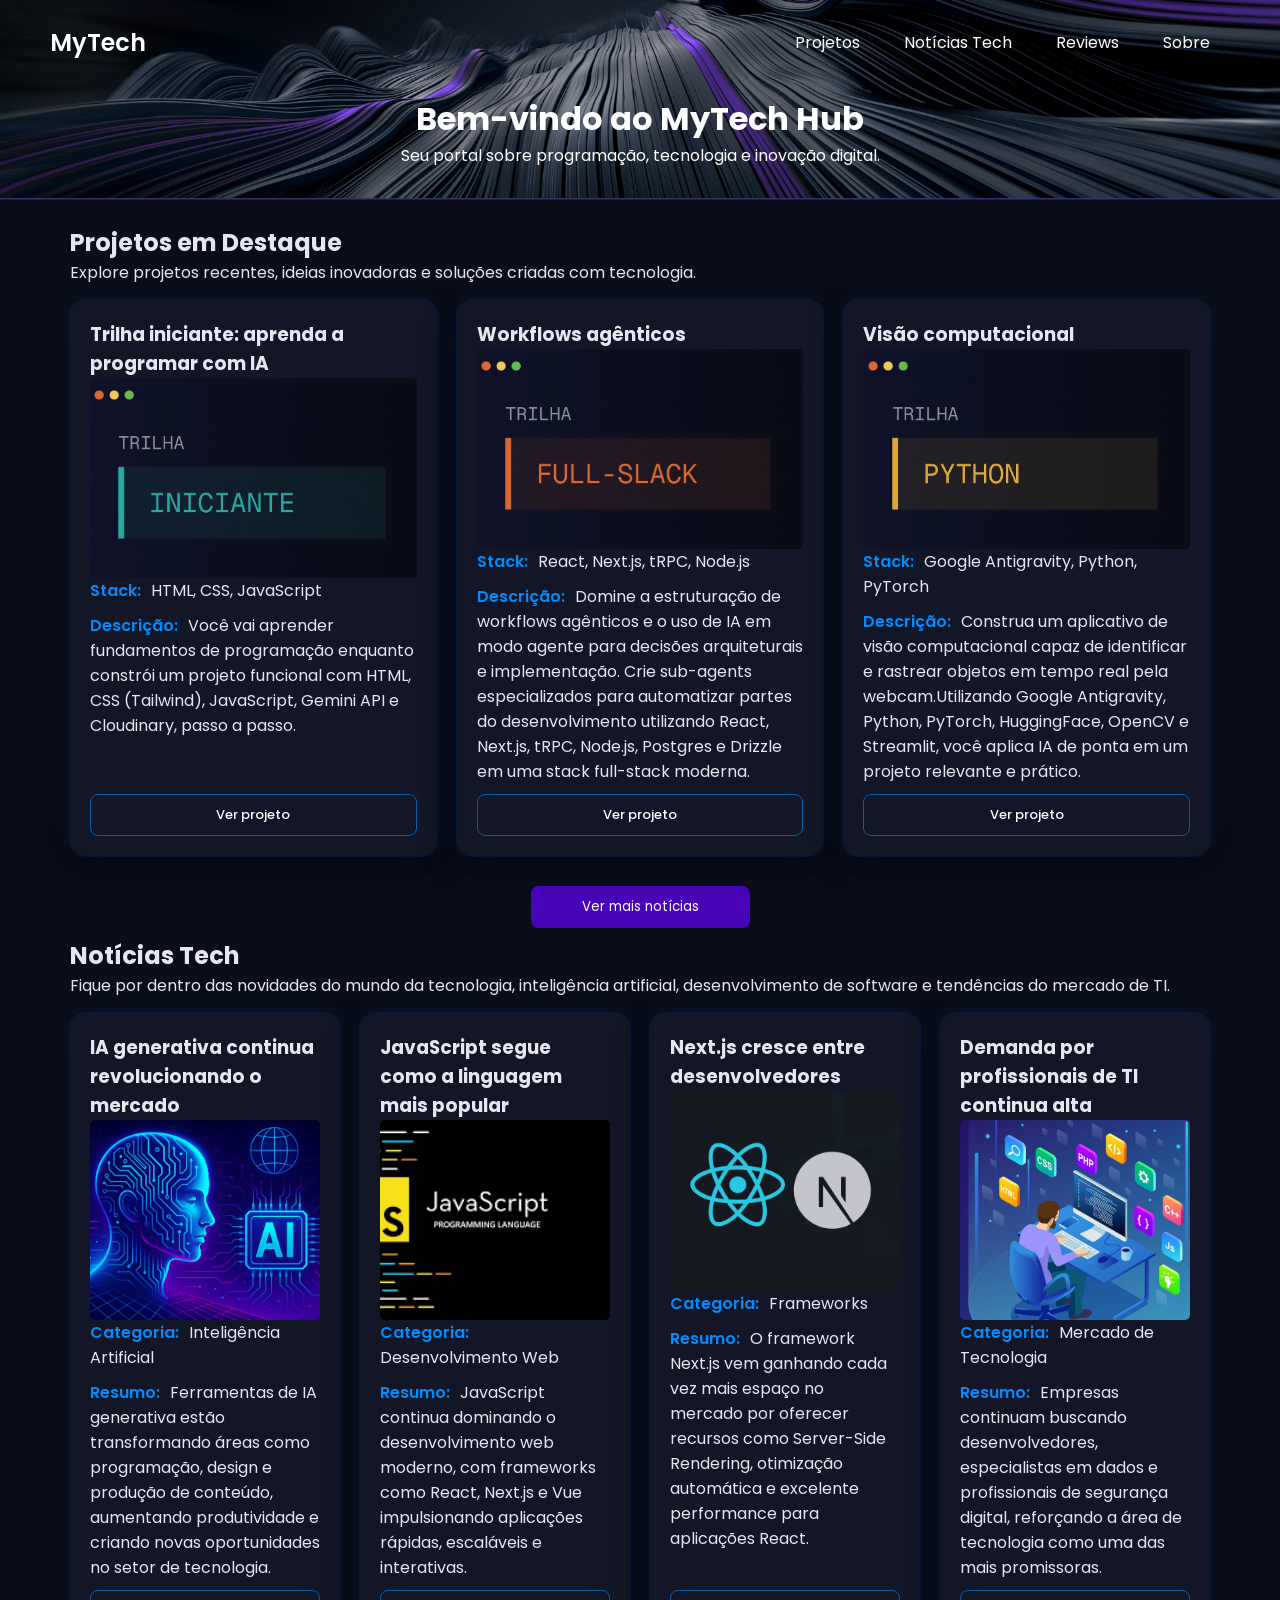
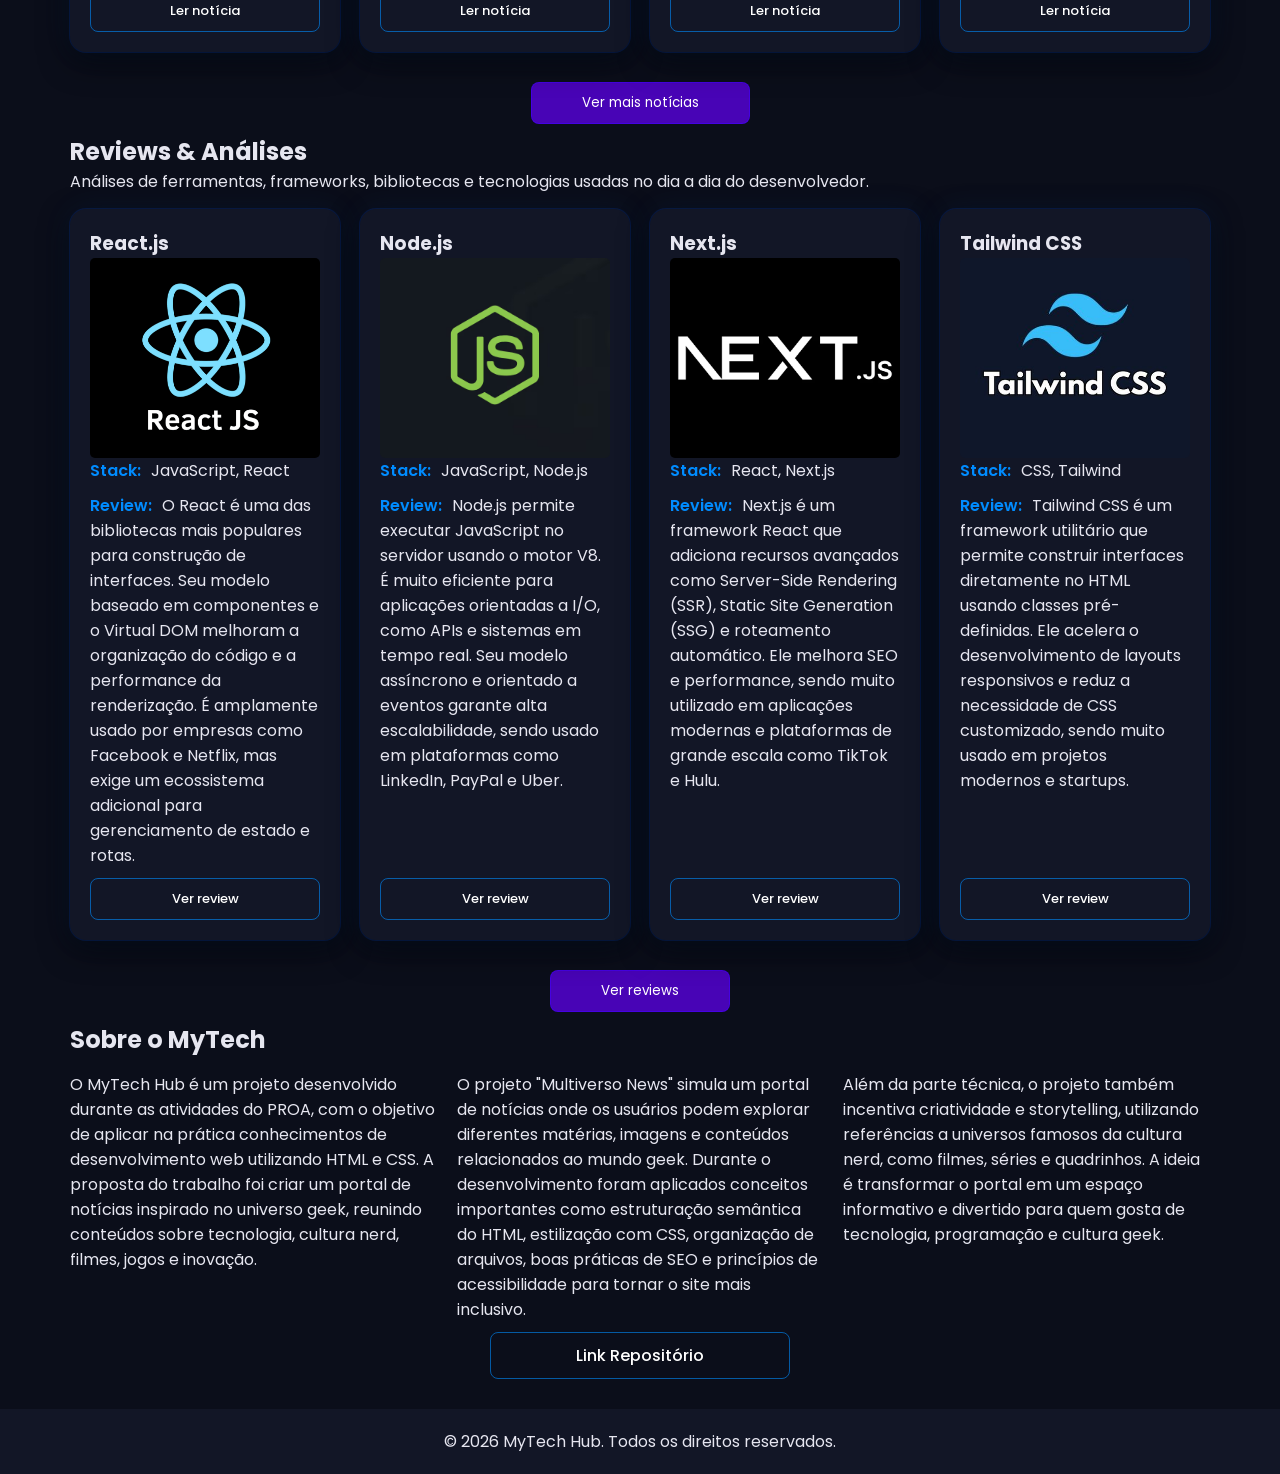
<file: index.html>
<!doctype html>
<html lang="pt-br">

<head>
  <meta charset="UTF-8">
  <meta name="viewport" content="width=device-width, initial-scale=1.0">
  <title>MyTech Hub</title>
  <link rel="stylesheet" href="style.css">
</head>

<body>
  <header>
    <div class="cabecalho">
      <a id="logo" href="index.html">MyTech</a>

      <nav class="menu">
        <ul>
          <li><a href="#destaques">Projetos</a></li>
          <li><a href="#noticias">Notícias Tech</a></li>
          <li><a href="#reviews">Reviews</a></li>
          <li><a href="#sobre">Sobre</a></li>
        </ul>
      </nav>
    </div>

    <div class="banner">
      <h1>Bem-vindo ao MyTech Hub</h1>
      <p>Seu portal sobre programação, tecnologia e inovação digital.</p>
    </div>
  </header>

  <main>
    <section id="destaques">
      <h2>Projetos em Destaque</h2>
      <p>
        Explore projetos recentes, ideias inovadoras e soluções criadas com
        tecnologia.
      </p>

      <div class="cards-container">
        <div class="card">
          <h3>Trilha iniciante: aprenda a programar com IA</h3>
          <img src="img/destaques/trilha-iniciante.png" alt="Trilha iniciante: aprenda a programar com IA">
          <p> <span>Stack:</span> HTML, CSS, JavaScript</p>
          <p>
            <span>Descrição: </span> Você vai aprender fundamentos de programação enquanto constrói um projeto funcional
            com HTML, CSS
            (Tailwind), JavaScript, Gemini API e Cloudinary, passo a passo.
          </p>
          <a class="btn-card" href="pages/destaque-iniciante.html">Ver projeto</a>
        </div>

        <div class="card">
          <h3>Workflows agênticos</h3>
          <img src="img/destaques/trilha-fullstack.png" alt="Workflows agênticos">
          <p><span>Stack:</span> React, Next.js, tRPC, Node.js</p>
          <p>
            <span>Descrição: </span> Domine a estruturação de workflows agênticos e o uso de IA em modo agente para
            decisões
            arquiteturais e implementação. Crie sub-agents especializados para automatizar partes do desenvolvimento
            utilizando React, Next.js, tRPC, Node.js, Postgres e Drizzle em uma stack full-stack moderna.
          </p>
          <a class="btn-card" href="pages/destaque-fullstack.html">Ver projeto</a>
        </div>

        <div class="card">
          <h3>Visão computacional</h3>
          <img src="img/destaques/trilha-python.png" alt="Visão computacional">
          <p><span>Stack:</span> Google Antigravity, Python, PyTorch</p>
          <p>
            <span>Descrição: </span> Construa um aplicativo de visão computacional capaz de identificar e rastrear
            objetos em tempo
            real pela webcam.Utilizando Google Antigravity, Python, PyTorch, HuggingFace, OpenCV e Streamlit, você
            aplica IA de ponta em um projeto relevante e prático.
          </p>
          <a class="btn-card" href="pages/destaque-python.html">Ver projeto</a>
        </div>
      </div>
      </div>

      <button class="btn-section">Ver mais notícias</button>
    </section>

    <section id="noticias">
      <h2>Notícias Tech</h2>
      <p>
        Fique por dentro das novidades do mundo da tecnologia, inteligência artificial,
        desenvolvimento de software e tendências do mercado de TI.
      </p>

      <div class="cards-container">

        <div class="card">
          <h3>IA generativa continua revolucionando o mercado</h3>
          <img src="img/card/card-ia.png" alt="IA generativa">
          <p><span>Categoria:</span> Inteligência Artificial</p>
          <p>
            <span>Resumo:</span> Ferramentas de IA generativa estão transformando
            áreas como programação, design e produção de conteúdo, aumentando
            produtividade e criando novas oportunidades no setor de tecnologia.
          </p>
          <a class="btn-card" href="#">Ler notícia</a>
        </div>

        <div class="card">
          <h3>JavaScript segue como a linguagem mais popular</h3>
          <img src="img/card/card-javascript.png" alt="JavaScript">
          <p><span>Categoria:</span> Desenvolvimento Web</p>
          <p>
            <span>Resumo:</span> JavaScript continua dominando o desenvolvimento
            web moderno, com frameworks como React, Next.js e Vue impulsionando
            aplicações rápidas, escaláveis e interativas.
          </p>
          <a class="btn-card" href="#">Ler notícia</a>
        </div>

        <div class="card">
          <h3>Next.js cresce entre desenvolvedores</h3>
          <img src="img/card/card-next.png" alt="Next.js">
          <p><span>Categoria:</span> Frameworks</p>
          <p>
            <span>Resumo:</span> O framework Next.js vem ganhando cada vez mais
            espaço no mercado por oferecer recursos como Server-Side Rendering,
            otimização automática e excelente performance para aplicações React.
          </p>
          <a class="btn-card" href="#">Ler notícia</a>
        </div>

        <div class="card">
          <h3>Demanda por profissionais de TI continua alta</h3>
          <img src="img/card/card-ti.png" alt="Mercado de Tecnologia">
          <p><span>Categoria:</span> Mercado de Tecnologia</p>
          <p>
            <span>Resumo:</span> Empresas continuam buscando desenvolvedores,
            especialistas em dados e profissionais de segurança digital,
            reforçando a área de tecnologia como uma das mais promissoras.
          </p>
          <a class="btn-card" href="#">Ler notícia</a>
        </div>

      </div>

      <button class="btn-section">Ver mais notícias</button>
    </section>

    <section id="reviews">
      <h2>Reviews & Análises</h2>
      <p>
        Análises de ferramentas, frameworks, bibliotecas e tecnologias usadas
        no dia a dia do desenvolvedor.
      </p>

      <div class="cards-container">

        <div class="card">
          <h3>React.js</h3>
          <img src="img/reviews/react-review.png" alt="React logo">
          <p><span>Stack:</span> JavaScript, React</p>
          <p>
            <span>Review:</span> O React é uma das bibliotecas mais populares para construção de interfaces.
            Seu modelo baseado em componentes e o Virtual DOM melhoram a organização do código
            e a performance da renderização. É amplamente usado por empresas como Facebook e Netflix,
            mas exige um ecossistema adicional para gerenciamento de estado e rotas.
          </p>
          <a class="btn-card" href="pages/react-review.html">Ver review</a>
        </div>

        <div class="card">
          <h3>Node.js</h3>
          <img src="img/reviews/node-review.png" alt="Node.js logo">
          <p><span>Stack:</span> JavaScript, Node.js</p>
          <p>
            <span>Review:</span> Node.js permite executar JavaScript no servidor usando o motor V8.
            É muito eficiente para aplicações orientadas a I/O, como APIs e sistemas em tempo real.
            Seu modelo assíncrono e orientado a eventos garante alta escalabilidade, sendo usado
            em plataformas como LinkedIn, PayPal e Uber.
          </p>
          <a class="btn-card" href="pages/node-review.html">Ver review</a>
        </div>

        <div class="card">
          <h3>Next.js</h3>
          <img src="img/reviews/next-review.png" alt="Next.js logo">
          <p><span>Stack:</span> React, Next.js</p>
          <p>
            <span>Review:</span> Next.js é um framework React que adiciona recursos avançados
            como Server-Side Rendering (SSR), Static Site Generation (SSG) e roteamento automático.
            Ele melhora SEO e performance, sendo muito utilizado em aplicações modernas
            e plataformas de grande escala como TikTok e Hulu.
          </p>
          <a class="btn-card" href="pages/next-review.html">Ver review</a>
        </div>

        <div class="card">
          <h3>Tailwind CSS</h3>
          <img src="img/reviews/tailwind-review.png" alt="Tailwind CSS logo">
          <p><span>Stack:</span> CSS, Tailwind</p>
          <p>
            <span>Review:</span> Tailwind CSS é um framework utilitário que permite construir
            interfaces diretamente no HTML usando classes pré-definidas. Ele acelera o
            desenvolvimento de layouts responsivos e reduz a necessidade de CSS customizado,
            sendo muito usado em projetos modernos e startups.
          </p>
          <a class="btn-card" href="pages/tailwind-review.html">Ver review</a>
        </div>

      </div>

      <button class="btn-section">Ver reviews</button>
    </section>

    <section id="sobre">
      <h2>Sobre o MyTech</h2>

      <div class="cards-container">
        <p>
          O MyTech Hub é um projeto desenvolvido durante as atividades do PROA,
          com o objetivo de aplicar na prática conhecimentos de desenvolvimento
          web utilizando HTML e CSS. A proposta do trabalho foi criar um portal
          de notícias inspirado no universo geek, reunindo conteúdos sobre
          tecnologia, cultura nerd, filmes, jogos e inovação.
        </p>

        <p>
          O projeto "Multiverso News" simula um portal de notícias onde os
          usuários podem explorar diferentes matérias, imagens e conteúdos
          relacionados ao mundo geek. Durante o desenvolvimento foram aplicados
          conceitos importantes como estruturação semântica do HTML, estilização
          com CSS, organização de arquivos, boas práticas de SEO e princípios de
          acessibilidade para tornar o site mais inclusivo.
        </p>

        <p>
          Além da parte técnica, o projeto também incentiva criatividade e
          storytelling, utilizando referências a universos famosos da cultura
          nerd, como filmes, séries e quadrinhos. A ideia é transformar o portal
          em um espaço informativo e divertido para quem gosta de tecnologia,
          programação e cultura geek.
        </p>
      </div>

      <a target="_blank" class="btn-github" href="https://github.com/Amanda-SCarvalho/Projeto-Multiverso-News">Link Repositório</a>

    </section>
  </main>

  <footer>
    <p>&copy; 2026 MyTech Hub. Todos os direitos reservados.</p>
  </footer>
</body>

</html>
</file>
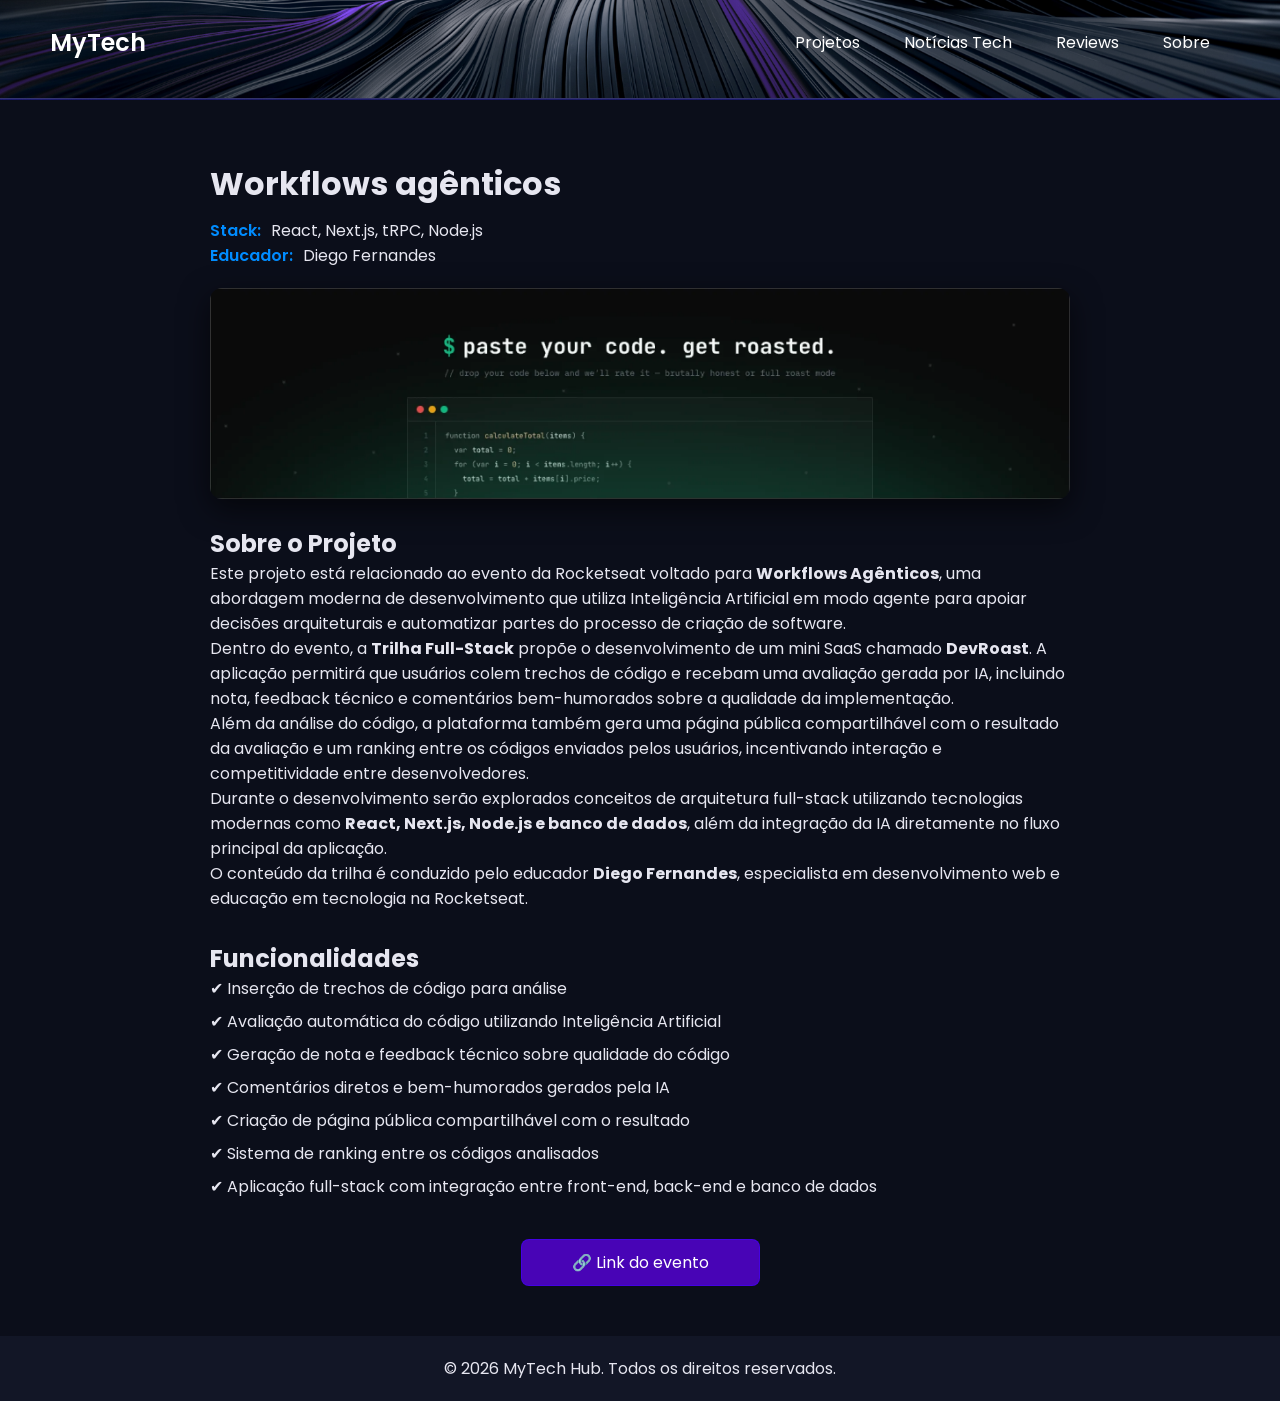
<file: pages/destaque-fullstack.html>
<!doctype html>
<html lang="pt-br">

<head>
  <meta charset="UTF-8">
  <meta name="viewport" content="width=device-width, initial-scale=1.0">
  <title>Workflows agênticos | MyTech Hub</title>
  <link rel="stylesheet" href="../style.css">
</head>

<body>

  <header class="header-interno">
    <div class="cabecalho">
      <a id="logo" href="../index.html">MyTech</a>
      <nav class="menu">
        <ul>
          <li><a href="../index.html#destaques">Projetos</a></li>
          <li><a href="../index.html#noticias">Notícias Tech</a></li>
          <li><a href="../index.html#reviews">Reviews</a></li>
          <li><a href="../index.html#sobre">Sobre</a></li>
        </ul>
      </nav>
    </div>
  </header>

  <main class="projeto-container">

    <section class="projeto-header">
      <h1>Workflows agênticos</h1>
      <p> <span>Stack:</span> React, Next.js, tRPC, Node.js</p>
      <p> </p><span>Educador:</span> Diego Fernandes</p>
    </section>

    <section class="projeto-imagem">
      <img src="../img/banner/banner-fullstack.png" alt="Imagem do projeto ClipMaker">
    </section>

    <section class="projeto-descricao">
      <h2>Sobre o Projeto</h2>
      <p>
        Este projeto está relacionado ao evento da Rocketseat voltado para
        <strong>Workflows Agênticos</strong>, uma abordagem moderna de desenvolvimento
        que utiliza Inteligência Artificial em modo agente para apoiar decisões
        arquiteturais e automatizar partes do processo de criação de software.
      </p>

      <p>
        Dentro do evento, a <strong>Trilha Full-Stack</strong> propõe o desenvolvimento
        de um mini SaaS chamado <strong>DevRoast</strong>. A aplicação permitirá que
        usuários colem trechos de código e recebam uma avaliação gerada por IA,
        incluindo nota, feedback técnico e comentários bem-humorados sobre a
        qualidade da implementação.
      </p>

      <p>
        Além da análise do código, a plataforma também gera uma página pública
        compartilhável com o resultado da avaliação e um ranking entre os códigos
        enviados pelos usuários, incentivando interação e competitividade entre
        desenvolvedores.
      </p>

      <p>
        Durante o desenvolvimento serão explorados conceitos de arquitetura
        full-stack utilizando tecnologias modernas como <strong>React, Next.js,
          Node.js e banco de dados</strong>, além da integração da IA diretamente
        no fluxo principal da aplicação.
      </p>

      <p>
        O conteúdo da trilha é conduzido pelo educador
        <strong>Diego Fernandes</strong>, especialista em desenvolvimento web
        e educação em tecnologia na Rocketseat.
      </p>
    </section>

<section class="projeto-detalhes">
  <h2>Funcionalidades</h2>
  <ul>
    <li>✔ Inserção de trechos de código para análise</li>
    <li>✔ Avaliação automática do código utilizando Inteligência Artificial</li>
    <li>✔ Geração de nota e feedback técnico sobre qualidade do código</li>
    <li>✔ Comentários diretos e bem-humorados gerados pela IA</li>
    <li>✔ Criação de página pública compartilhável com o resultado</li>
    <li>✔ Sistema de ranking entre os códigos analisados</li>
    <li>✔ Aplicação full-stack com integração entre front-end, back-end e banco de dados</li>
  </ul>
</section>

    <section class="projeto-links">
      <a target="_blank" href="https://www.rocketseat.com.br/nlw" class="btn-section">🔗 Link do evento</a>
    </section>

  </main>

  <footer>
    <p>&copy; 2026 MyTech Hub. Todos os direitos reservados.</p>
  </footer>

</body>

</html>
</file>
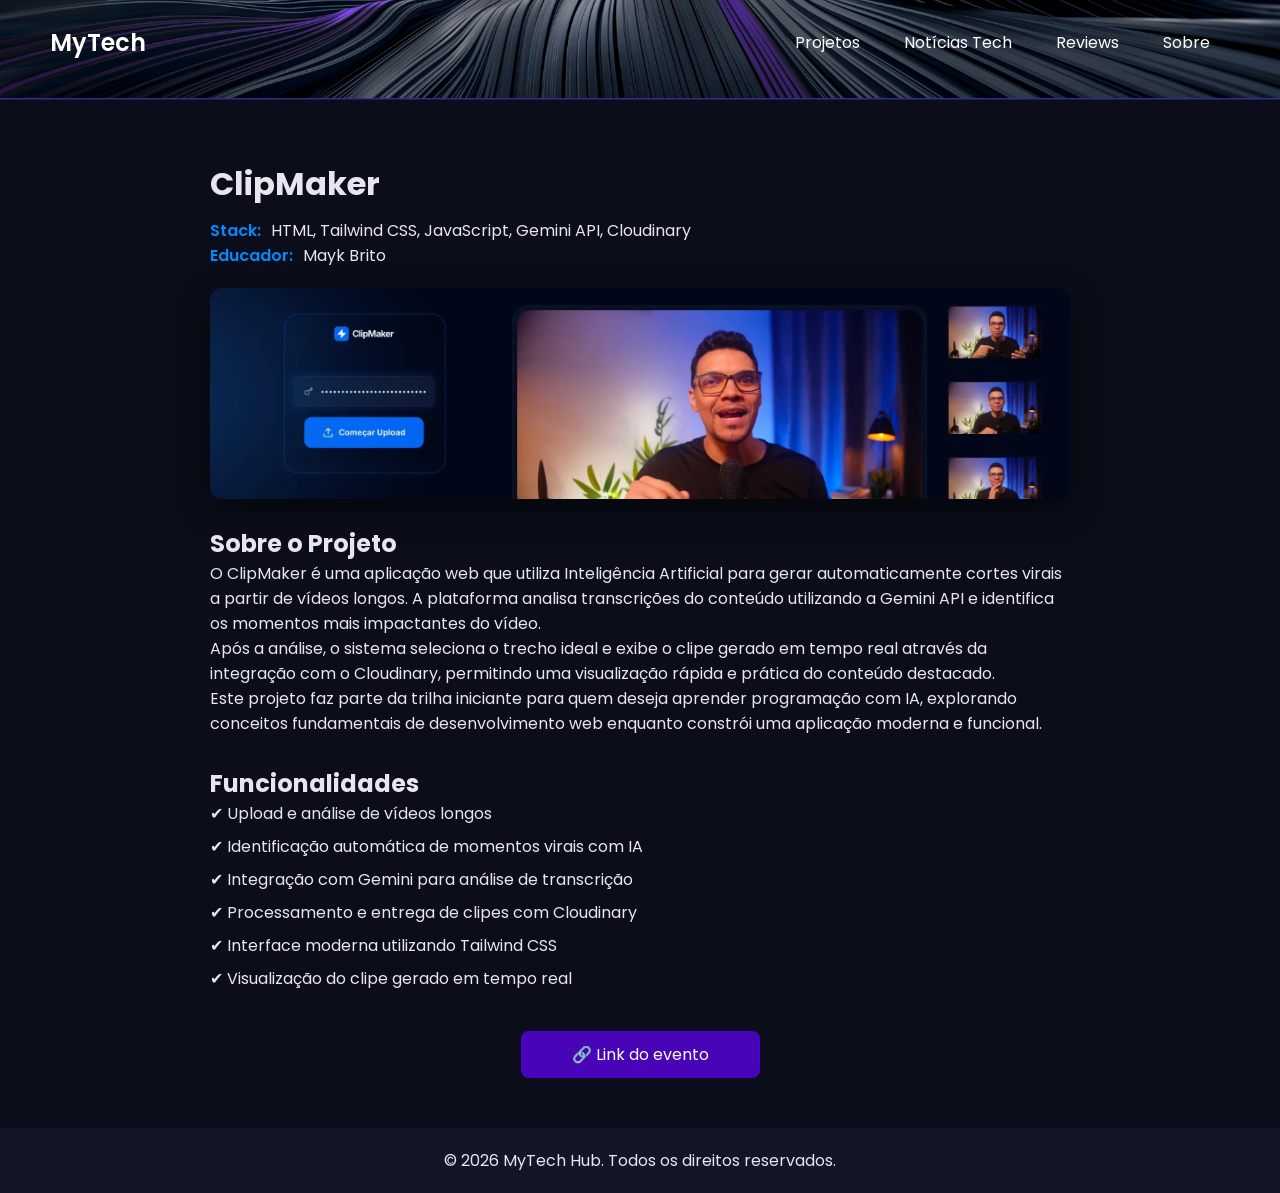
<file: pages/destaque-iniciante.html>
<!doctype html>
<html lang="pt-br">
<head>
  <meta charset="UTF-8">
  <meta name="viewport" content="width=device-width, initial-scale=1.0">
  <title>ClipMaker | MyTech Hub</title>
  <link rel="stylesheet" href="../style.css">
</head>
<body>

  <header class="header-interno">
    <div class="cabecalho">
      <a id="logo" href="../index.html">MyTech</a>
      <nav class="menu">
        <ul>
          <li><a href="../index.html#destaques">Projetos</a></li>
          <li><a href="../index.html#noticias">Notícias Tech</a></li>
          <li><a href="../index.html#reviews">Reviews</a></li>
          <li><a href="../index.html#sobre">Sobre</a></li>
        </ul>
      </nav>
    </div>
  </header>

  <main class="projeto-container">

    <section class="projeto-header">
      <h1>ClipMaker</h1>
      <p> <span>Stack:</span> HTML, Tailwind CSS, JavaScript, Gemini API, Cloudinary</p>
      <p> </p><span>Educador:</span> Mayk Brito</p>
    </section>

    <section class="projeto-imagem">
      <img src="../img/banner/banner-iniciante.png" alt="Imagem do projeto ClipMaker">
    </section>

    <section class="projeto-descricao">
      <h2>Sobre o Projeto</h2>
      <p>
        O ClipMaker é uma aplicação web que utiliza Inteligência Artificial
        para gerar automaticamente cortes virais a partir de vídeos longos.
        A plataforma analisa transcrições do conteúdo utilizando a Gemini API
        e identifica os momentos mais impactantes do vídeo.
      </p>

      <p>
        Após a análise, o sistema seleciona o trecho ideal e exibe o clipe
        gerado em tempo real através da integração com o Cloudinary,
        permitindo uma visualização rápida e prática do conteúdo destacado.
      </p>

      <p>
        Este projeto faz parte da trilha iniciante para quem deseja aprender
        programação com IA, explorando conceitos fundamentais de desenvolvimento
        web enquanto constrói uma aplicação moderna e funcional.
      </p>
    </section>

    <section class="projeto-detalhes">
      <h2>Funcionalidades</h2>
      <ul>
        <li>✔ Upload e análise de vídeos longos</li>
        <li>✔ Identificação automática de momentos virais com IA</li>
        <li>✔ Integração com Gemini para análise de transcrição</li>
        <li>✔ Processamento e entrega de clipes com Cloudinary</li>
        <li>✔ Interface moderna utilizando Tailwind CSS</li>
        <li>✔ Visualização do clipe gerado em tempo real</li>
      </ul>
    </section>

    <section class="projeto-links">
      <a target="_blank" href="https://www.rocketseat.com.br/nlw" class="btn-section">🔗 Link do evento</a>
    </section>

  </main>

  <footer>
    <p>&copy; 2026 MyTech Hub. Todos os direitos reservados.</p>
  </footer>

</body>
</html>
</file>
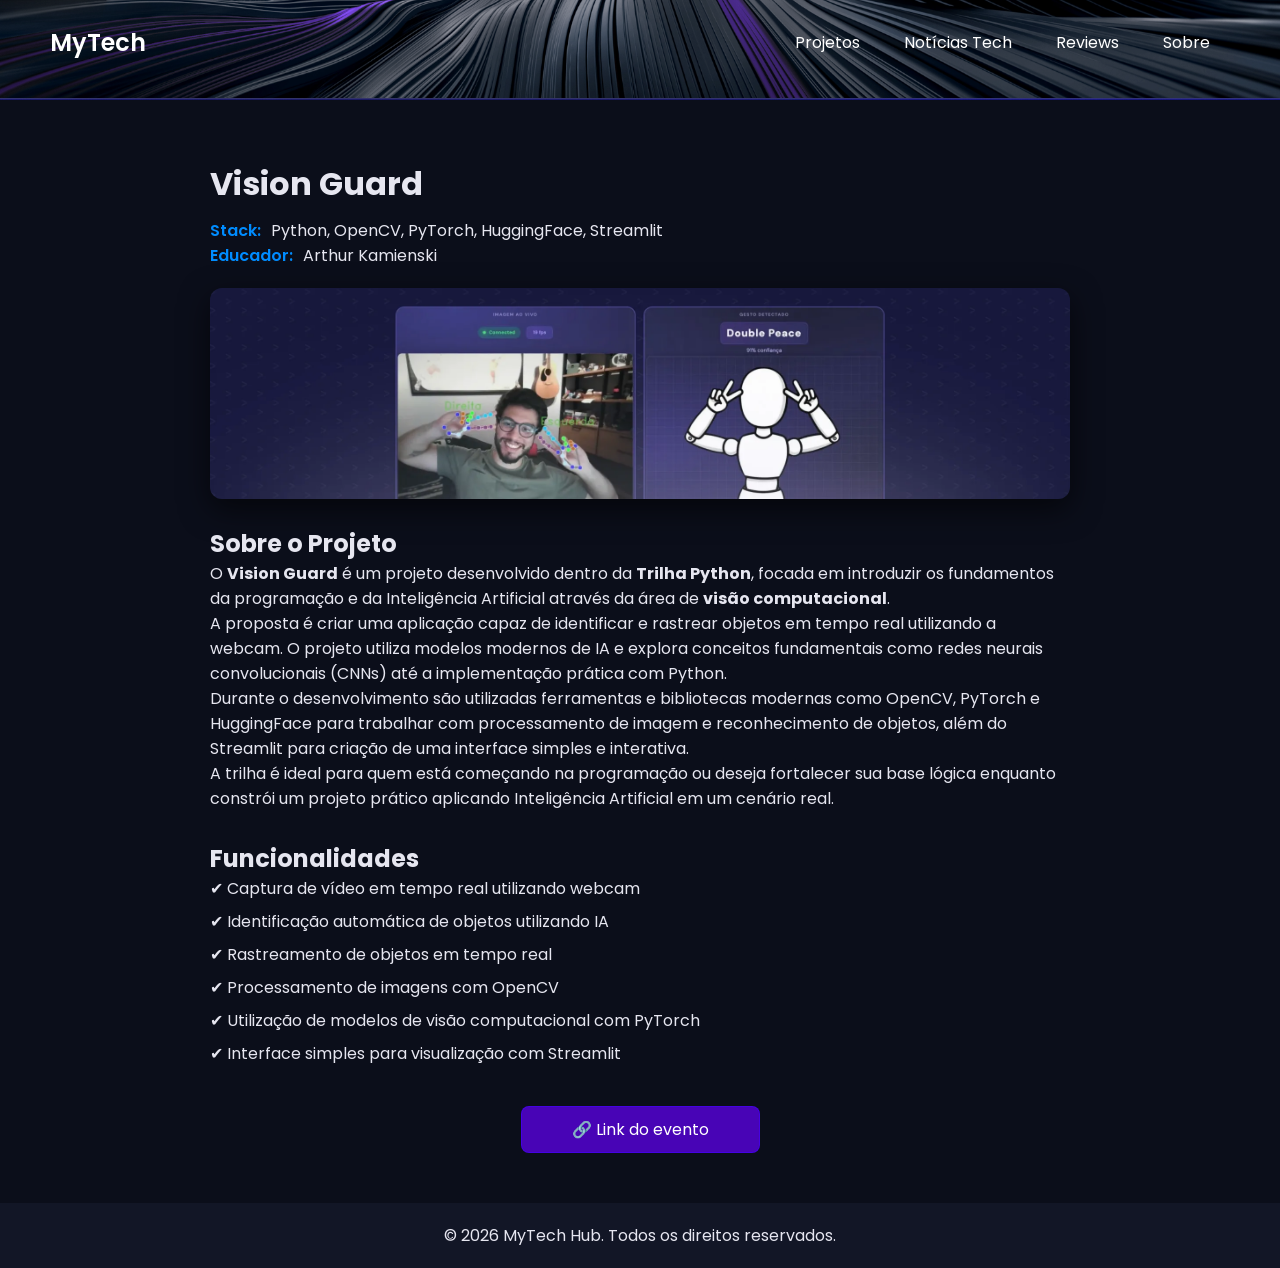
<file: pages/destaque-python.html>
<!doctype html>
<html lang="pt-br">
<head>
  <meta charset="UTF-8">
  <meta name="viewport" content="width=device-width, initial-scale=1.0">
  <title>Vision Guard | MyTech Hub</title>
  <link rel="stylesheet" href="../style.css">
</head>
<body>

  <header class="header-interno">
    <div class="cabecalho">
      <a id="logo" href="../index.html">MyTech</a>
      <nav class="menu">
        <ul>
          <li><a href="../index.html#destaques">Projetos</a></li>
          <li><a href="../index.html#noticias">Notícias Tech</a></li>
          <li><a href="../index.html#reviews">Reviews</a></li>
          <li><a href="../index.html#sobre">Sobre</a></li>
        </ul>
      </nav>
    </div>
  </header>

  <main class="projeto-container">

    <section class="projeto-header">
      <h1>Vision Guard</h1>
      <p><span>Stack:</span> Python, OpenCV, PyTorch, HuggingFace, Streamlit</p>
      <p><span>Educador:</span> Arthur Kamienski</p>
    </section>

    <section class="projeto-imagem">
      <img src="../img/banner/banner-python.png" alt="Imagem do projeto Vision Guard">
    </section>

    <section class="projeto-descricao">
      <h2>Sobre o Projeto</h2>

      <p>
        O <strong>Vision Guard</strong> é um projeto desenvolvido dentro da
        <strong>Trilha Python</strong>, focada em introduzir os fundamentos da
        programação e da Inteligência Artificial através da área de
        <strong>visão computacional</strong>.
      </p>

      <p>
        A proposta é criar uma aplicação capaz de identificar e rastrear
        objetos em tempo real utilizando a webcam. O projeto utiliza modelos
        modernos de IA e explora conceitos fundamentais como redes neurais
        convolucionais (CNNs) até a implementação prática com Python.
      </p>

      <p>
        Durante o desenvolvimento são utilizadas ferramentas e bibliotecas
        modernas como OpenCV, PyTorch e HuggingFace para trabalhar com
        processamento de imagem e reconhecimento de objetos, além do
        Streamlit para criação de uma interface simples e interativa.
      </p>

      <p>
        A trilha é ideal para quem está começando na programação ou deseja
        fortalecer sua base lógica enquanto constrói um projeto prático
        aplicando Inteligência Artificial em um cenário real.
      </p>

    </section>

    <section class="projeto-detalhes">
      <h2>Funcionalidades</h2>
      <ul>
        <li>✔ Captura de vídeo em tempo real utilizando webcam</li>
        <li>✔ Identificação automática de objetos utilizando IA</li>
        <li>✔ Rastreamento de objetos em tempo real</li>
        <li>✔ Processamento de imagens com OpenCV</li>
        <li>✔ Utilização de modelos de visão computacional com PyTorch</li>
        <li>✔ Interface simples para visualização com Streamlit</li>
      </ul>
    </section>

    <section class="projeto-links">
      <a target="_blank" href="https://www.rocketseat.com.br/nlw" class="btn-section">🔗 Link do evento</a>
    </section>

  </main>

  <footer>
    <p>&copy; 2026 MyTech Hub. Todos os direitos reservados.</p>
  </footer>

</body>
</html>
</file>
<file: style.css>
@import url('https://fonts.googleapis.com/css2?family=Poppins:ital,wght@0,100;0,200;0,300;0,400;0,500;0,600;0,700;0,800;0,900;1,100;1,200;1,300;1,400;1,500;1,600;1,700;1,800;1,900&display=swap');

/* Configurações iniciais */
* {
    margin: 0;
    padding: 0;
    box-sizing: border-box;
    font-family: 'Poppins', sans-serif;
}

:root {
    --primary-color: #1e1e1e;
    --secondary-color: #fff;
    --accent-color: #4804b6;
}

body {
    background-color: #0b0e1a;
    color: #e6e6f0;
}

/* Header */

header {
    position: fixed;
    top: 0;
    left: 0;
    width: 100%;
    background:
        url('img/banner.png');
    background-size: cover;
    background-position: bottom;
    z-index: 1000;
    height: 200px;
}

header li {
    list-style: none;
    display: inline-flex;
}

#logo {
    color: var(--secondary-color);
    text-decoration: none;
    font-size: 24px;
    font-weight: 600;
}

li a {
    color: var(--secondary-color);
    text-decoration: none;
    padding: 10px 20px;
    transition: background-color 0.3s ease;
}

li a:hover {
    background-color: var(--accent-color);
    color: var(--secondary-color);
    border-radius: 5px;
}

.cabecalho {
    display: flex;
    justify-content: space-between;
    align-items: center;
    padding: 20px 50px;
}

.banner {
    text-align: center;
    color: var(--secondary-color);
    margin-top: 10px;
}

/* Main */
main {
    margin-top: 200px;
    padding: 20px;
}

#destaques,
#noticias,
#reviews,
#sobre {
    scroll-margin-top: 220px;
    margin: 5px 50px;
}

.cards-container {
    display: grid;
    grid-template-columns: repeat(auto-fit, minmax(200px, 1fr));
    gap: 20px;
    margin-top: 15px;
}

.card {
    background-color: #121626;
    padding: 20px;
    border-radius: 16px;
    box-shadow:
        0 0 0 1px rgba(0, 81, 255, 0.15),
        0 0 30px rgba(0, 132, 255, 0.08),
        0 10px 30px rgba(0, 0, 0, 0.6);
    margin-bottom: 20px;
    min-height: 300px;

    display: flex;
    flex-direction: column;
}

.card img {
    width: 100%;
    height: 200px; 
    object-fit: cover; 
    border-radius: 5px;
}

.card:hover {
    transform: translateY(-4px);
    box-shadow:
        0 0 0 1px rgba(55, 0, 255, 0.3),
        0 0 40px rgba(68, 0, 255, 0.15),
        0 20px 40px rgba(0, 0, 0, 0.6);
    transition: all 0.3s ease;
}

.card p{
    margin-bottom: 10px;
}

.btn-card {
    display: inline-block;
    padding: 10px 20px;
    background: transparent;
    color: #fff;
    font-size: small;
    text-align: center;
    text-decoration: none;
    border-radius: 8px;
    margin-top: auto;
    border: 1px solid rgba(0, 140, 255, 0.6);
    font-weight: 500;
    transition: all 0.3s ease;
}

.btn-card:hover {
    background-color: rgba(55, 0, 255, 0.12);
    box-shadow: 0 0 20px rgba(76, 0, 255, 0.35);
    cursor: pointer;
}

.btn-section {
    display: block;
    margin: 10px auto;
    padding: 10px 50px;
    background-color: var(--accent-color);
    color: var(--secondary-color);
    text-decoration: none;
    border-radius: 8px;
    border: 1px solid rgba(68, 0, 255, 0.6);
    transition: background-color 0.3s ease;
}

.btn-section:hover {
    background-color: #0e00cf;
    cursor: pointer;
}

.btn-github {
    display: block;
    text-align: center;
    margin: 10px auto;
    padding: 10px 50px;
    width: 300px;
    background-color: transparent;
    color: #fff;
    text-decoration: none;
    border-radius: 8px;
    border: 1px solid rgba(0, 140, 255, 0.6);
    font-weight: 500;
    transition: all 0.3s ease;
}

.btn-github:hover {
    background-color: rgba(55, 0, 255, 0.12);
    box-shadow: 0 0 20px rgba(76, 0, 255, 0.35);
    cursor: pointer;
}

span {
    color: #008cff;
    font-weight: 600;
    margin-right: 6px;
}

footer {
    text-align: center;
    padding: 20px;
    background-color: #121626;
    color: #e6e6f0;
}

/* Página interna de projeto */

.header-interno {
    position: fixed;
    top: 0;
    width: 100%;
    height: 100px;
    z-index: 1000;
    background:
        url('img/banner.png');
    background-size: cover;
    background-position: bottom;
}

.projeto-container {
    margin-top: 120px;
    padding: 40px 20px;
    max-width: 900px;
    margin-left: auto;
    margin-right: auto;
}

.projeto-header h1 {
    font-size: 32px;
    margin-bottom: 10px;
}

.stack {
    color: #8a8aff;
    font-weight: 500;
}

.projeto-imagem img {
    width: 100%;
    border-radius: 12px;
    margin: 20px 0;
    box-shadow: 0 10px 30px rgba(0, 0, 0, 0.6);
}

.projeto-imagem img:hover {
    background-color: rgba(55, 0, 255, 0.12);
    box-shadow: 0 0 20px rgba(76, 0, 255, 0.35);
}

.projeto-descricao,
.projeto-detalhes {
    margin-bottom: 30px;
}

.projeto-detalhes ul {
    list-style: none;
}

.projeto-detalhes li {
    margin-bottom: 8px;
}

.projeto-links {
    display: flex;
    gap: 20px;
    flex-wrap: wrap;
}
</file>
